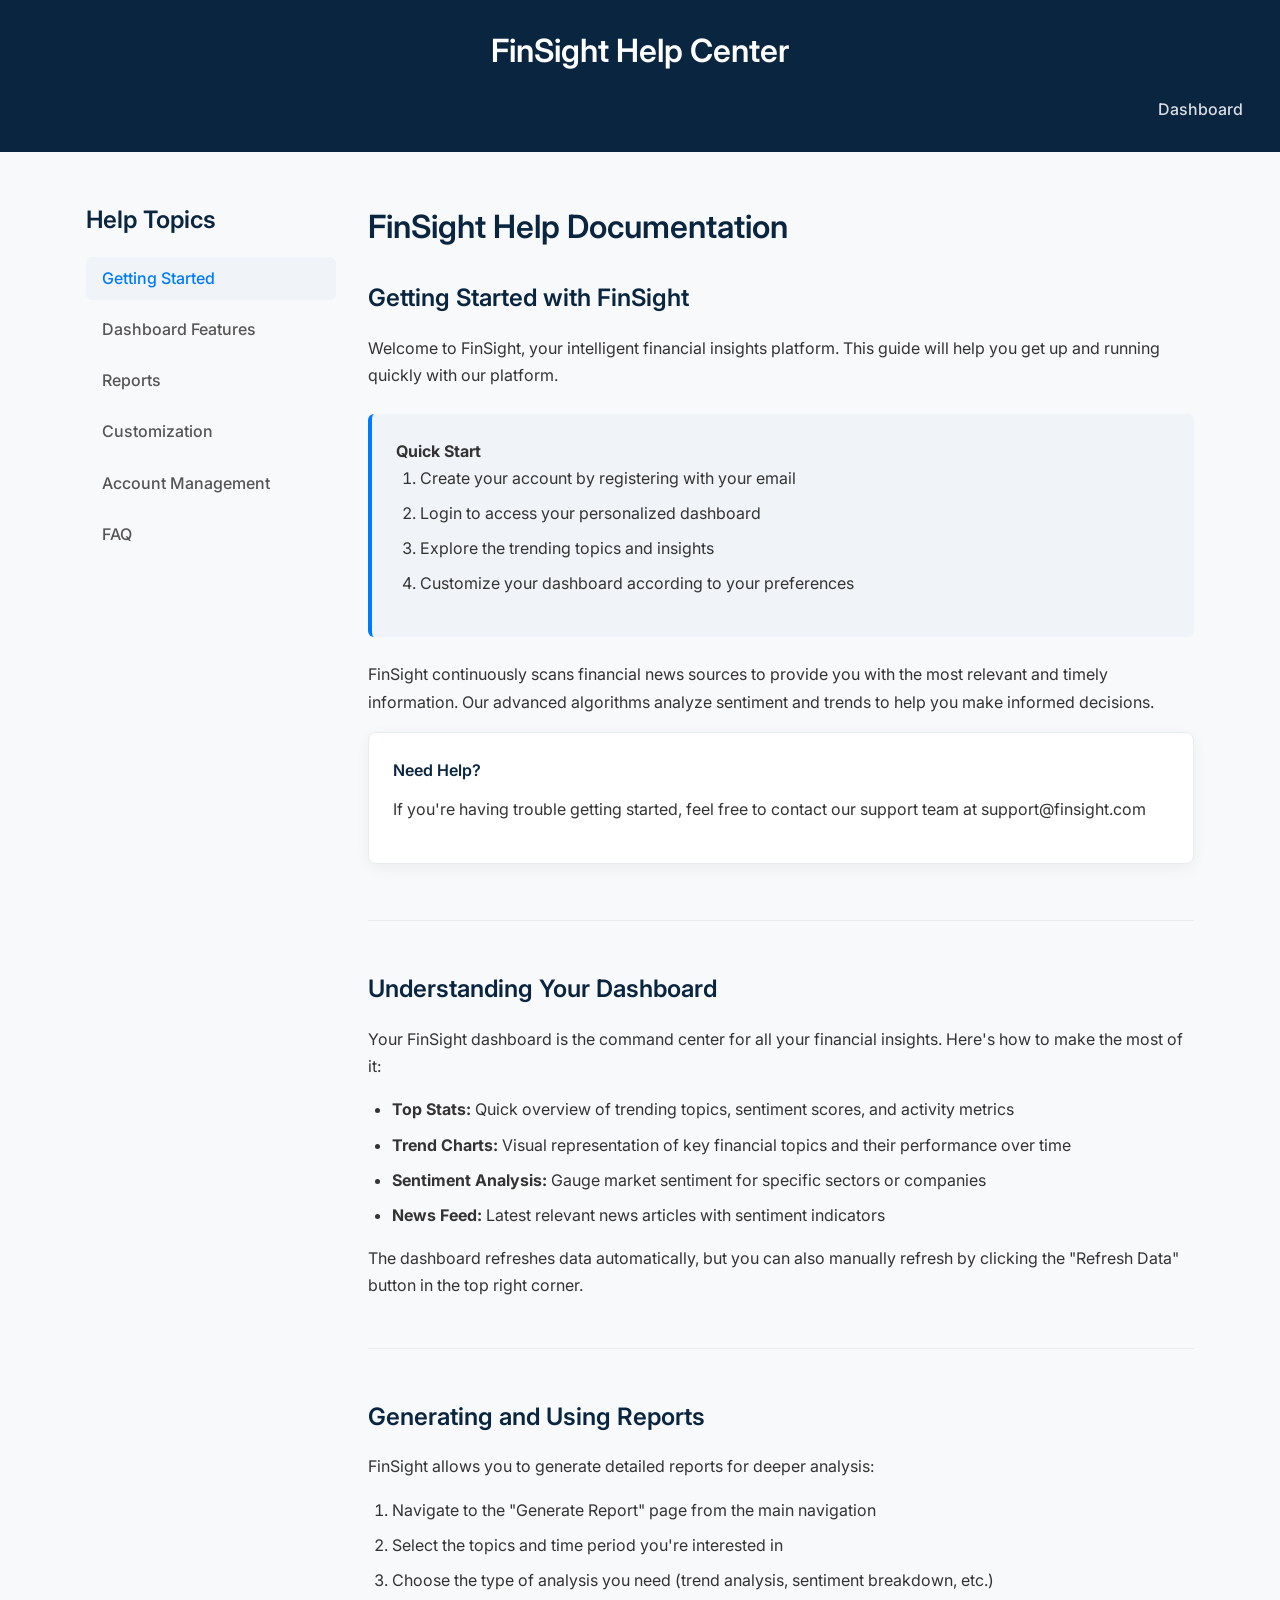
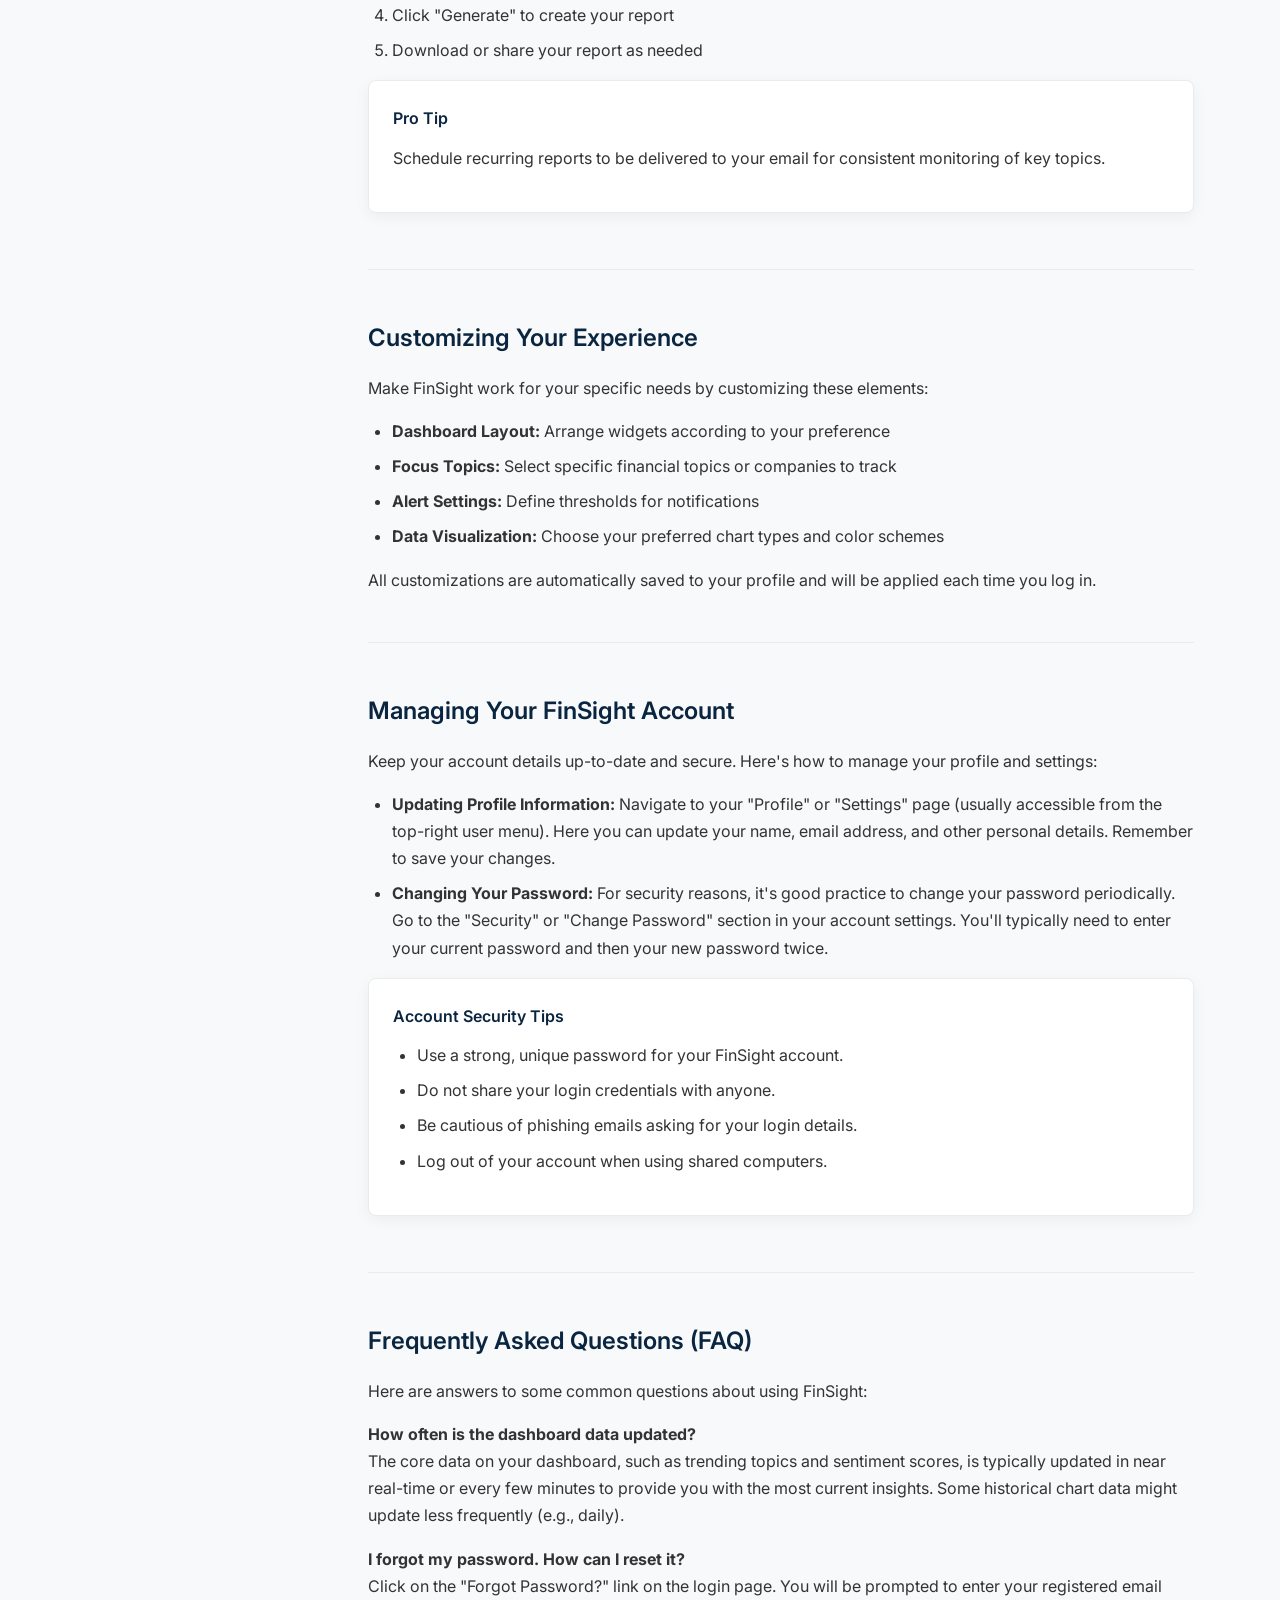
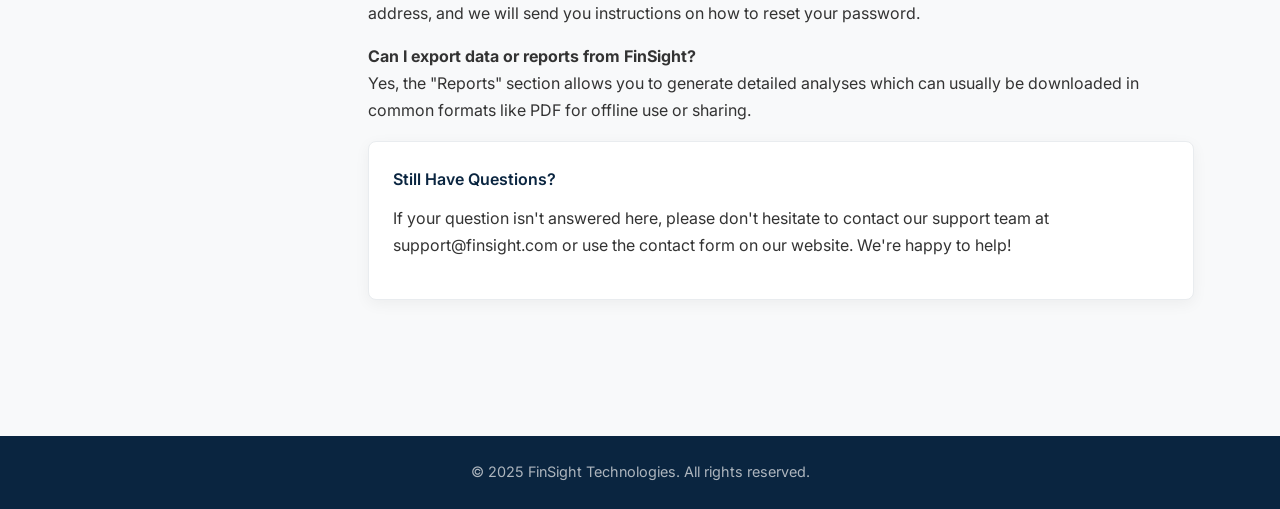
<file: help.html>
<!DOCTYPE html>
<html lang="en">
<head>
    <meta charset="UTF-8">
    <meta name="viewport" content="width=device-width, initial-scale=1.0">
    <title>FinSight – Help Center</title>
    <!-- Google Fonts -->
    <link rel="preconnect" href="https://fonts.googleapis.com">
    <link rel="preconnect" href="https://fonts.gstatic.com" crossorigin>
    <link href="https://fonts.googleapis.com/css2?family=Inter:wght@400;500;600;700&display=swap" rel="stylesheet">
    <!-- Font Awesome for Icons -->
    <link rel="stylesheet" href="https://cdnjs.cloudflare.com/ajax/libs/font-awesome/6.5.1/css/all.min.css">
    <style>
        /* Basic Reset */
        * {
            margin: 0;
            padding: 0;
            box-sizing: border-box;
        }

        /* Modern Font & Base Styling */
        body {
            font-family: 'Inter', "Segoe UI", Tahoma, Geneva, Verdana, sans-serif;
            color: #333; 
            background-color: #f8f9fa;
            line-height: 1.7;
            -webkit-font-smoothing: antialiased;
            -moz-osx-font-smoothing: grayscale;
        }

        /* Header */
        header {
            background-color: #0A2540;
            color: #fff;
            padding: 1.5rem;
            text-align: center;
        }

        header h1 {
            font-weight: 600;
            margin-bottom: 0.5rem;
        }

        nav {
            display: flex;
            justify-content: flex-end;
            gap: 1rem;
            margin-top: 0.8rem;
        }

        nav a {
            color: rgba(255, 255, 255, 0.85);
            text-decoration: none;
            font-weight: 500;
            padding: 0.3rem 0.8rem;
            border-radius: 6px;
            transition: background-color 0.3s ease, color 0.3s ease, transform 0.2s ease;
        }

        nav a:hover {
            color: #fff;
            background-color: rgba(255, 255, 255, 0.1);
            transform: translateY(-2px);
        }

        /* Main container */
        .container {
            max-width: 1140px;
            margin: 0 auto;
            padding: 2rem 1rem;
        }

        /* Help page specific styles */
        .help-layout {
            display: flex;
            gap: 2rem;
            margin-top: 1rem;
        }

        /* Sidebar */
        .help-sidebar {
            flex: 0 0 250px;
        }

        .help-sidebar h2 {
            color: #0A2540;
            margin-bottom: 1rem;
            font-weight: 600;
            font-size: 1.5rem;
        }

        .help-sidebar ul {
            list-style: none;
        }

        .help-sidebar li {
            margin-bottom: 0.5rem;
        }

        .help-sidebar a {
            display: block;
            padding: 0.5rem 1rem;
            color: #555;
            text-decoration: none;
            border-radius: 6px;
            transition: background-color 0.3s, color 0.3s;
            font-weight: 500;
        }

        .help-sidebar a:hover, 
        .help-sidebar a.active {
            background-color: #f0f4f8;
            color: #007bff;
        }

        /* Main content */
        .help-content {
            flex: 1;
        }

        .help-content h2 {
            color: #0A2540;
            margin-bottom: 1.5rem;
            font-weight: 600;
            font-size: 2rem;
        }

        .help-section {
            margin-bottom: 3rem;
            padding-bottom: 2rem;
            border-bottom: 1px solid #E9ECEF;
        }

        .help-section:last-child {
            border-bottom: none;
            margin-bottom: 0;
        }

        .help-section h3 {
            color: #0A2540;
            margin-bottom: 1rem;
            font-weight: 600;
            font-size: 1.5rem;
        }

        .help-section p {
            margin-bottom: 1rem;
        }

        .help-section ul, 
        .help-section ol {
            margin-bottom: 1rem;
            margin-left: 1.5rem;
        }

        .help-section li {
            margin-bottom: 0.5rem;
        }

        .highlight-box {
            background-color: #f0f4f8;
            border-left: 4px solid #007bff;
            padding: 1.5rem;
            border-radius: 6px;
            margin: 1.5rem 0;
        }

        .info-card {
            background-color: #fff;
            border-radius: 8px;
            box-shadow: 0 4px 15px rgba(0,0,0,0.05);
            padding: 1.5rem;
            margin-bottom: 1.5rem;
            border: 1px solid #E9ECEF;
            transition: transform 0.3s ease;
        }

        .info-card:hover {
            transform: translateY(-5px);
        }

        .info-card h4 {
            color: #0A2540;
            margin-bottom: 0.75rem;
            font-weight: 600;
        }

        /* Footer */
        footer {
            background-color: #0A2540;
            color: #ADB5BD;
            text-align: center;
            padding: 1.5rem;
            margin-top: 3rem;
            font-size: 0.9rem;
        }

        /* Responsive adjustments */
        @media (max-width: 768px) {
            .help-layout {
                flex-direction: column;
            }
            
            .help-sidebar {
                flex: none;
                width: 100%;
                margin-bottom: 2rem;
            }
            
            .help-sidebar ul {
                display: flex;
                flex-wrap: wrap;
                gap: 0.5rem;
            }
            
            .help-sidebar li {
                margin-bottom: 0;
            }
        }
    </style>
</head>
<body>
    <header>
        <h1>FinSight Help Center</h1>
        <nav>
            <a href="dashboard.php">Dashboard</a>
        </nav>
    </header>

    <div class="container">
        <div class="help-layout">
            <aside class="help-sidebar">
                <h2>Help Topics</h2>
                <ul>
                    <li><a href="#getting-started" class="active">Getting Started</a></li>
                    <li><a href="#dashboard">Dashboard Features</a></li>
                    <li><a href="#reports">Reports</a></li>
                    <li><a href="#customization">Customization</a></li>
                    <li><a href="#account">Account Management</a></li>
                    <li><a href="#faq">FAQ</a></li>
                </ul>
            </aside>

            <main class="help-content">
                <h2>FinSight Help Documentation</h2>
                
                <section id="getting-started" class="help-section">
                    <h3>Getting Started with FinSight</h3>
                    <p>Welcome to FinSight, your intelligent financial insights platform. This guide will help you get up and running quickly with our platform.</p>
                    
                    <div class="highlight-box">
                        <h4>Quick Start</h4>
                        <ol>
                            <li>Create your account by registering with your email</li>
                            <li>Login to access your personalized dashboard</li>
                            <li>Explore the trending topics and insights</li>
                            <li>Customize your dashboard according to your preferences</li>
                        </ol>
                    </div>
                    
                    <p>FinSight continuously scans financial news sources to provide you with the most relevant and timely information. Our advanced algorithms analyze sentiment and trends to help you make informed decisions.</p>
                    
                    <div class="info-card">
                        <h4>Need Help?</h4>
                        <p>If you're having trouble getting started, feel free to contact our support team at support@finsight.com</p>
                    </div>
                </section>
                
                <section id="dashboard" class="help-section">
                    <h3>Understanding Your Dashboard</h3>
                    <p>Your FinSight dashboard is the command center for all your financial insights. Here's how to make the most of it:</p>
                    
                    <ul>
                        <li><strong>Top Stats:</strong> Quick overview of trending topics, sentiment scores, and activity metrics</li>
                        <li><strong>Trend Charts:</strong> Visual representation of key financial topics and their performance over time</li>
                        <li><strong>Sentiment Analysis:</strong> Gauge market sentiment for specific sectors or companies</li>
                        <li><strong>News Feed:</strong> Latest relevant news articles with sentiment indicators</li>
                    </ul>
                    
                    <p>The dashboard refreshes data automatically, but you can also manually refresh by clicking the "Refresh Data" button in the top right corner.</p>
                </section>
                
                <section id="reports" class="help-section">
                    <h3>Generating and Using Reports</h3>
                    <p>FinSight allows you to generate detailed reports for deeper analysis:</p>
                    
                    <ol>
                        <li>Navigate to the "Generate Report" page from the main navigation</li>
                        <li>Select the topics and time period you're interested in</li>
                        <li>Choose the type of analysis you need (trend analysis, sentiment breakdown, etc.)</li>
                        <li>Click "Generate" to create your report</li>
                        <li>Download or share your report as needed</li>
                    </ol>
                    
                    <div class="info-card">
                        <h4>Pro Tip</h4>
                        <p>Schedule recurring reports to be delivered to your email for consistent monitoring of key topics.</p>
                    </div>
                </section>
                
                <section id="customization" class="help-section">
                    <h3>Customizing Your Experience</h3>
                    <p>Make FinSight work for your specific needs by customizing these elements:</p>
                    
                    <ul>
                        <li><strong>Dashboard Layout:</strong> Arrange widgets according to your preference</li>
                        <li><strong>Focus Topics:</strong> Select specific financial topics or companies to track</li>
                        <li><strong>Alert Settings:</strong> Define thresholds for notifications</li>
                        <li><strong>Data Visualization:</strong> Choose your preferred chart types and color schemes</li>
                    </ul>
                    
                    <p>All customizations are automatically saved to your profile and will be applied each time you log in.</p>
                </section>

                <section id="account" class="help-section">
                    <h3>Managing Your FinSight Account</h3>
                    <p>Keep your account details up-to-date and secure. Here's how to manage your profile and settings:</p>

                    <ul>
                        <li>
                            <strong>Updating Profile Information:</strong> Navigate to your "Profile" or "Settings" page (usually accessible from the top-right user menu). Here you can update your name, email address, and other personal details. Remember to save your changes.
                        </li>
                        <li>
                            <strong>Changing Your Password:</strong> For security reasons, it's good practice to change your password periodically. Go to the "Security" or "Change Password" section in your account settings. You'll typically need to enter your current password and then your new password twice.
                        </li>

                    </ul>

                    <!-- Using info-card structure consistent with other sections -->
                    <div class="info-card">
                        <h4>Account Security Tips</h4>
                        <!-- Nested list inside info-card -->
                        <ul>
                            <li>Use a strong, unique password for your FinSight account.</li>
                            <li>Do not share your login credentials with anyone.</li>
                            <li>Be cautious of phishing emails asking for your login details.</li>
                            <li>Log out of your account when using shared computers.</li>
                        </ul>
                    </div>
                </section>

                <section id="faq" class="help-section">
                    <h3>Frequently Asked Questions (FAQ)</h3>
                    <p>Here are answers to some common questions about using FinSight:</p>

                    <!-- Using simple divs with h4 and p for Q&A pairs, consistent with basic content flow -->

                    <div>
                        <h4>How often is the dashboard data updated?</h4>
                        <p>The core data on your dashboard, such as trending topics and sentiment scores, is typically updated in near real-time or every few minutes to provide you with the most current insights. Some historical chart data might update less frequently (e.g., daily).</p>
                    </div>


                    <div>
                        <h4>I forgot my password. How can I reset it?</h4>
                        <p>Click on the "Forgot Password?" link on the login page. You will be prompted to enter your registered email address, and we will send you instructions on how to reset your password.</p>
                    </div>

                    <div>
                        <h4>Can I export data or reports from FinSight?</h4>
                        <p>Yes, the "Reports" section allows you to generate detailed analyses which can usually be downloaded in common formats like PDF for offline use or sharing.</p>
                    </div>

                    <!-- Using info-card structure consistent with other sections -->
                    <div class="info-card">
                        <h4>Still Have Questions?</h4>
                        <p>If your question isn't answered here, please don't hesitate to contact our support team at support@finsight.com or use the contact form on our website. We're happy to help!</p>
                    </div>
                </section>
            </main>
        </div>
    </div>

    <footer>
        <div class="footer-copyright">
            © 2025 FinSight Technologies. All rights reserved.
        </div>
    </footer>
</body>
</html>
</file>
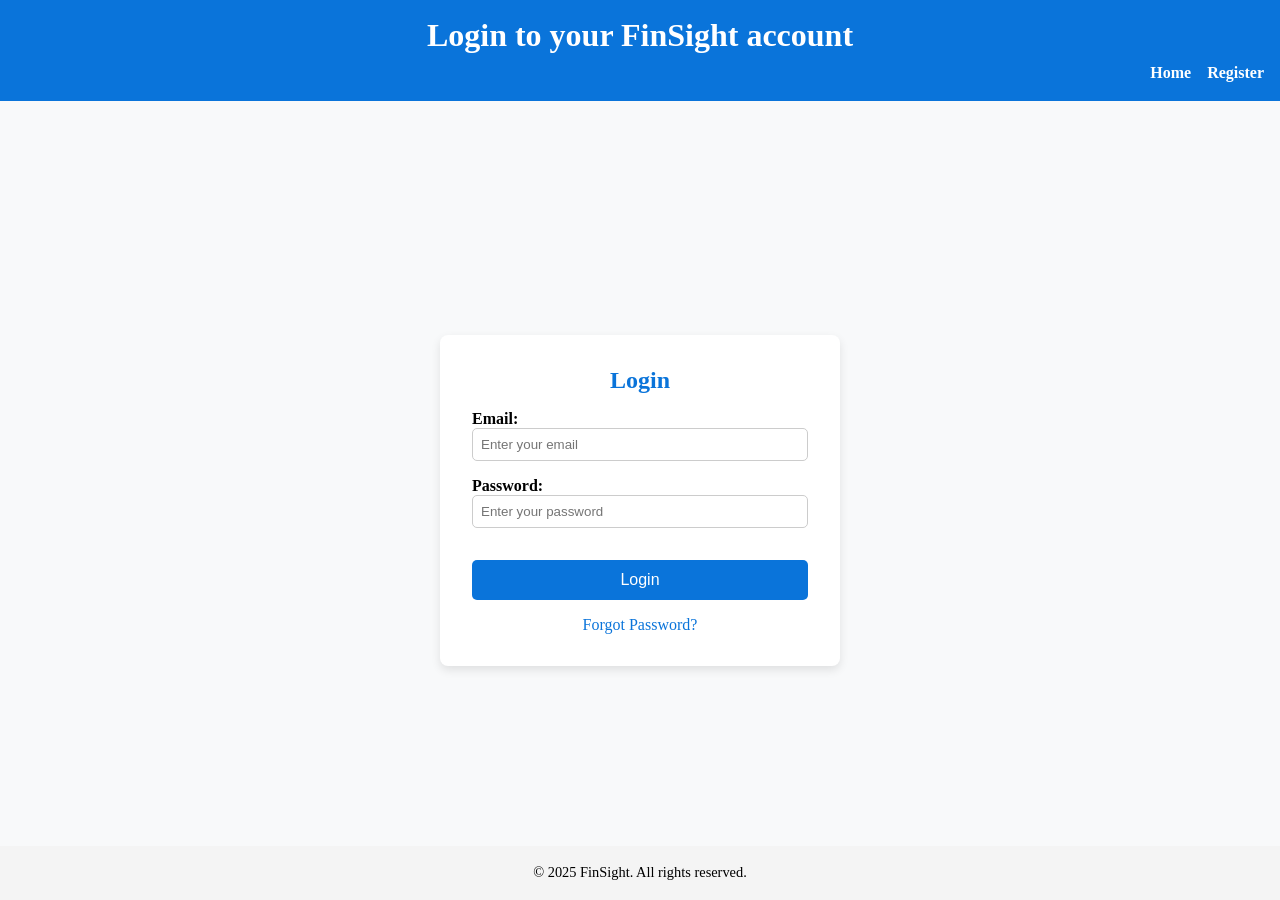
<file: login.html>
<!DOCTYPE html>
<html lang="en">
<head>
  <meta charset="UTF-8">
  <title>FinSight – Login</title>
  <!-- Link to your main CSS file -->
  <style>
    /* Global Reset */
    * {
        margin: 0;
        padding: 0;
        box-sizing: border-box;
    }

    /* Full-page layout */
    body {
        display: flex;
        flex-direction: column;
        height: 100vh;
        background-color: #f8f9fa;
    }

    /* Header */
    header {
    background-color: #0A74DA; /* FinSight Blue */
    color: #fff;
    padding: 1rem;
    line-height: 1.4; /* Slightly reduced for compactness */
}

/* Big title on one line, centered */
header h1 {
    margin: 0;
    text-align: center;
    line-height: 1.2; /* Keeps title compact */
}

    nav {
        display: flex;
        justify-content: right;
        gap: 1rem;
        margin-top: 0.5rem;

    }

    nav a {
        color: white;
        text-decoration: none;
        font-weight: bold;
    }

    nav a:hover {
        text-decoration: underline;
    }

    /* Centered Main Content */
    main {
        flex: 1;
        display: flex;
        justify-content: center;
        align-items: center;
    }

    .login-container {
        background: white;
        padding: 2rem;
        border-radius: 8px;
        box-shadow: 0px 4px 10px rgba(0, 0, 0, 0.1);
        width: 100%;
        max-width: 400px;
        text-align: center;
    }

    h2 {
        margin-bottom: 1rem;
        color: #0A74DA;
    }

    /* Form Styling */
    .form-group {
        margin-bottom: 1rem;
        text-align: left;
    }

    .form-group label {
        display: block;
        font-weight: bold;
    }

    input {
        width: 100%;
        padding: 0.5rem;
        border: 1px solid #ccc;
        border-radius: 5px;
    }

    /* Button */
    button {
        width: 100%;
        padding: 0.7rem;
        border: none;
        background-color: #0A74DA;
        color: white;
        border-radius: 5px;
        font-size: 1rem;
        cursor: pointer;
        margin-top: 1rem;
    }

    button:hover {
        background-color: #084a9a;
    }

    /* Forgot Password */
    .forgot-password {
        margin-top: 1rem;
    }

    a {
        color: #0A74DA;
        text-decoration: none;
    }

    a:hover {
        text-decoration: underline;
    }

    /* Footer */
    footer {
    position: fixed;
    bottom: 0;
    left: 0;
    width: 100%;
    background-color: #f4f4f4;
    text-align: center;
    padding: 1rem;
    font-size: 0.9rem;
    line-height: 1.5;
}
  </style>
</head>
<body>

  <header>
    <h1>Login to your FinSight account</h1>
    <nav>
      <a href="index.html">Home</a>
      <a href="register.html">Register</a>
    </nav>
  </header>

  <main>
    <div class="login-container">
      <h2>Login</h2>
      <form method="POST" action="authenticate.php">
        <div class="form-group">
          <label for="email">Email:</label>
          <input 
            type="email" 
            id="email" 
            name="email" 
            placeholder="Enter your email" 
            required
          >
        </div>
      
        <div class="form-group">
          <label for="password">Password:</label>
          <input 
            type="password" 
            id="password" 
            name="password" 
            placeholder="Enter your password" 
            required
          >
        </div>
      
        <button type="submit">Login</button>
      </form>

      <p class="forgot-password">
        <a href="reset_password.html">Forgot Password?</a>
      </p>
    </div>
  </main>

  <footer>
    <p>&copy; 2025 FinSight. All rights reserved.</p>
  </footer>

</body>
</html>
</file>
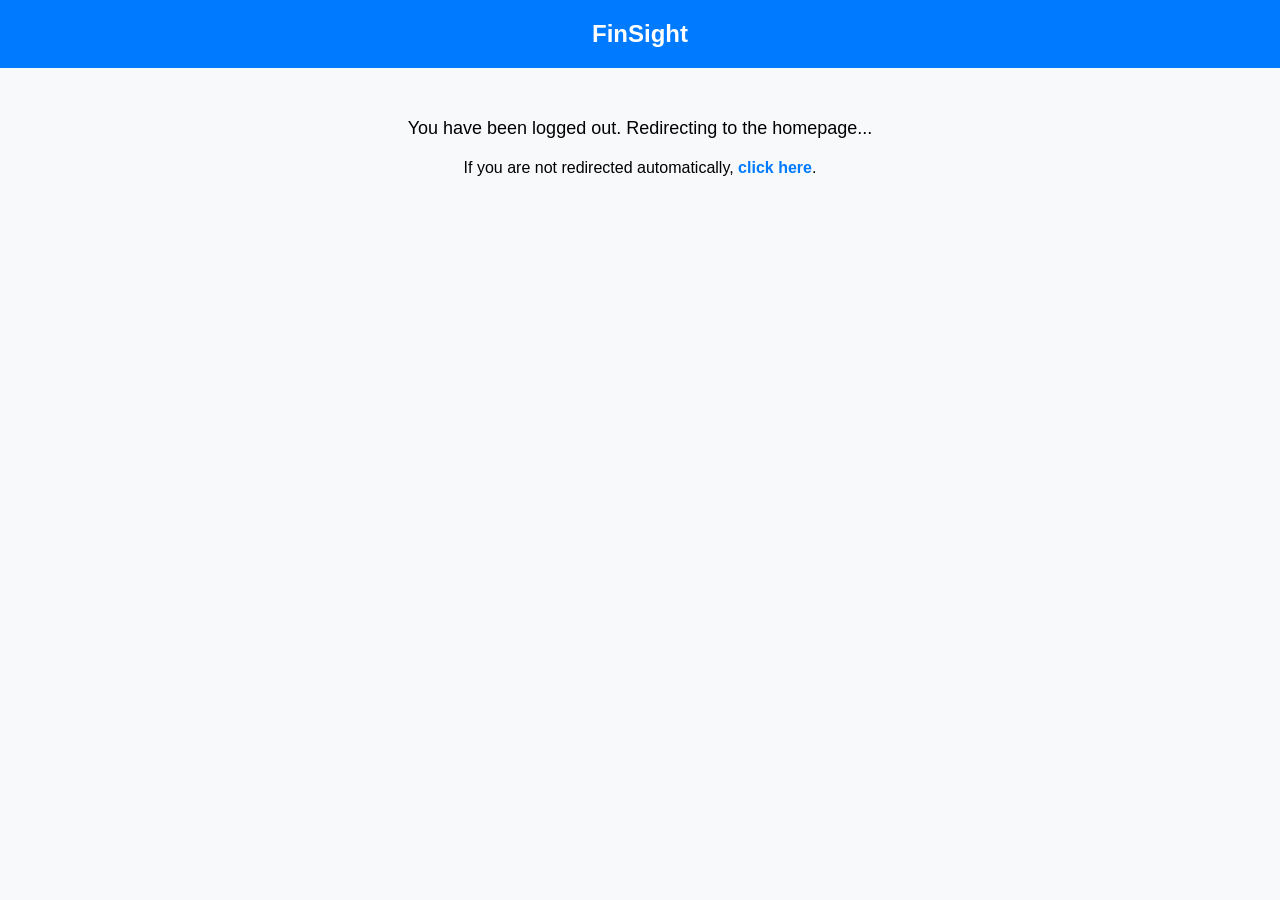
<file: logout.html>
<!DOCTYPE html>
<html lang="en">
<head>
    <meta charset="UTF-8">
    <meta name="viewport" content="width=device-width, initial-scale=1.0">
    <title>Logging Out...</title>
    <style>
        body {
            font-family: Arial, sans-serif;
            background-color: #f8f9fa;
            margin: 0;
            padding: 0;
            text-align: center;
        }
        .header {
            background-color: #007bff;
            color: white;
            padding: 20px;
            font-size: 24px;
            font-weight: bold;
        }
        .container {
            margin-top: 50px;
        }
        .message {
            font-size: 18px;
            margin-bottom: 20px;
        }
        .redirect-link {
            font-size: 16px;
            color: #007bff;
            text-decoration: none;
            font-weight: bold;
        }
    </style>
    <script>
        setTimeout(function() {
            window.location.href = "index.html";
        }, 2000);
    </script>
</head>
<body>
    <div class="header">FinSight</div>
    <div class="container">
        <p class="message">You have been logged out. Redirecting to the homepage...</p>
        <p>If you are not redirected automatically, <a class="redirect-link" href="index.html">click here</a>.</p>
    </div>
</body>
</html>
</file>
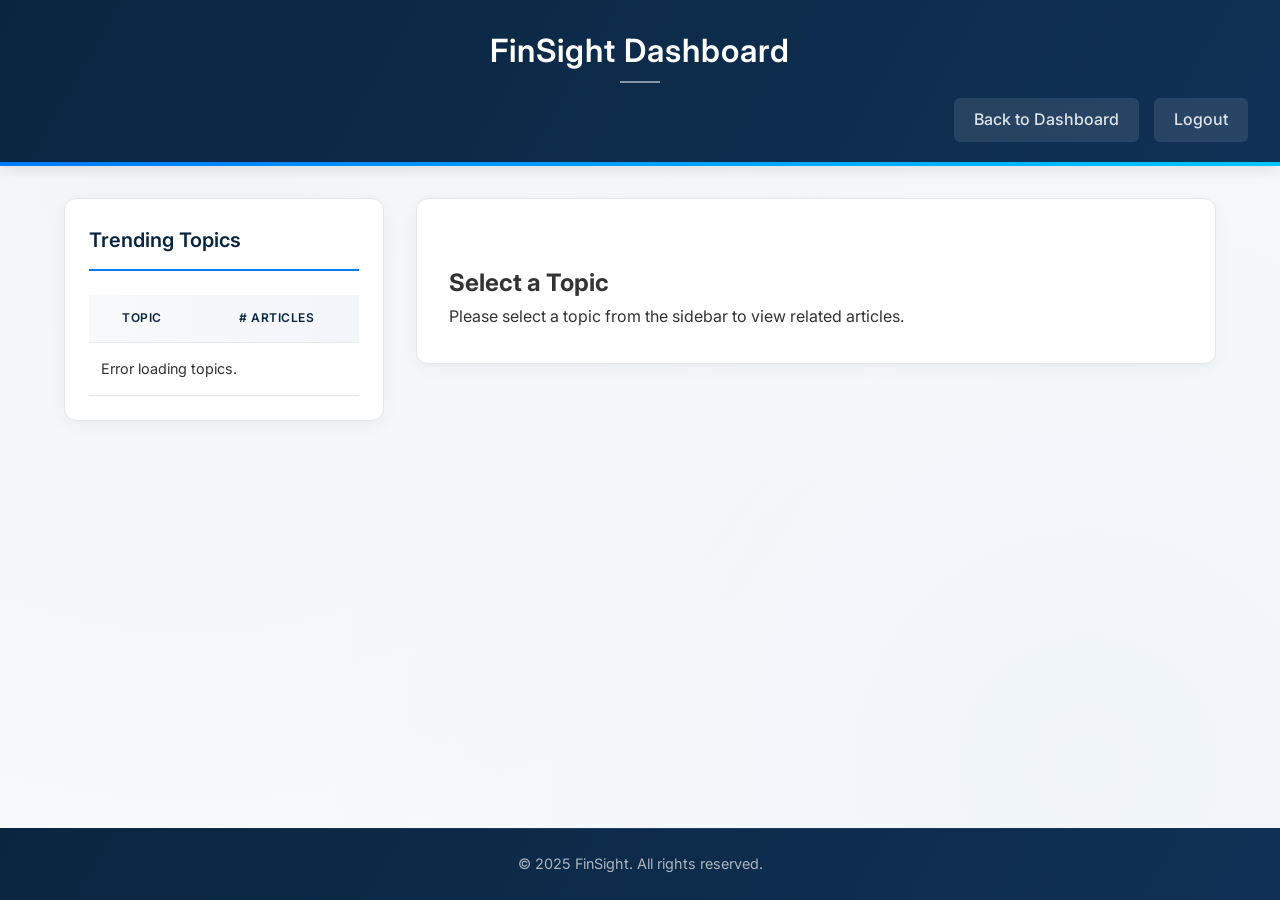
<file: trending_topics.html>
<!DOCTYPE html>
<html lang="en">
<head>
  <meta charset="UTF-8">
  <title>FinSight – Trending Topics</title>
  <!-- Google Fonts -->
  <link rel="preconnect" href="https://fonts.googleapis.com">
  <link rel="preconnect" href="https://fonts.gstatic.com" crossorigin>
  <link href="https://fonts.googleapis.com/css2?family=Inter:wght@400;500;600;700&display=swap" rel="stylesheet">
  <!-- Font Awesome for Icons -->
  <link rel="stylesheet" href="https://cdnjs.cloudflare.com/ajax/libs/font-awesome/6.5.1/css/all.min.css">
  <style>
    /* Basic Reset */
    * { margin: 0; padding: 0; box-sizing: border-box; }

    html, body { 
      height: 100%;
    }

    body {
      font-family: 'Inter', "Segoe UI", Tahoma, Geneva, Verdana, sans-serif;
      color: #333;
      background-color: #f8f9fa;
      display: flex;
      flex-direction: column;
      min-height: 100vh;
      line-height: 1.7;
      -webkit-font-smoothing: antialiased;
      -moz-osx-font-smoothing: grayscale;
      background-image: 
        radial-gradient(circle at 15% 15%, rgba(10, 37, 64, 0.02) 0%, transparent 60%),
        radial-gradient(circle at 85% 85%, rgba(0, 123, 255, 0.03) 0%, transparent 60%);
    }

    /* Header */
    header {
      display: flex;
      flex-direction: column;
      align-items: center;
      background: linear-gradient(120deg, #0A2540 0%, #103155 100%);
      color: #fff;
      padding: 1.5rem 2rem;
      position: relative;
      box-shadow: 0 4px 15px rgba(0, 0, 0, 0.1);
      z-index: 100;
    }

    header::after {
      content: '';
      position: absolute;
      bottom: 0;
      left: 0;
      width: 100%;
      height: 4px;
      background: linear-gradient(90deg, #007bff, #00c6ff);
    }

    header h1 {
      margin: 0;
      font-weight: 600;
      letter-spacing: 1px;
      margin-bottom: 0.75rem;
      text-align: center;
      position: relative;
      display: inline-block;
    }

    header h1::after {
      content: '';
      position: absolute;
      bottom: -5px;
      left: 50%;
      transform: translateX(-50%);
      width: 40px;
      height: 2px;
      background-color: rgba(255, 255, 255, 0.5);
    }

    .header-nav {
      display: flex;
      gap: 15px;
      justify-content: flex-end;
      align-items: center;
      width: 100%;
      margin-top: 0.5rem;
    }

    .header-nav a {
      text-decoration: none;
      background-color: rgba(255, 255, 255, 0.1);
      color: rgba(255, 255, 255, 0.85);
      padding: 0.5rem 1.25rem;
      border-radius: 6px;
      font-weight: 500;
      transition: all 0.3s cubic-bezier(0.25, 0.8, 0.25, 1);
      display: flex;
      align-items: center;
    }

    .header-nav a i {
      margin-right: 0.5rem;
      font-size: 0.9rem;
      transition: transform 0.3s ease;
    }

    .header-nav a:hover {
      color: #fff;
      transform: translateY(-2px);
      box-shadow: 0 4px 8px rgba(0, 0, 0, 0.1);
    }

    /* Layout */
    .layout {
      flex: 1;
      display: flex;
      gap: 2rem;
      max-width: 1400px;
      margin: 2rem auto;
      padding: 0 2rem;
      align-items: flex-start;
    }

    /* Sidebar */
    aside.sidebar {
      width: 320px;
      background: #fff;
      border-radius: 12px;
      box-shadow: 0 4px 15px rgba(0, 0, 0, 0.05);
      padding: 1.5rem;
      border: 1px solid #e5e7eb;
      position: sticky;
      top: 2rem;
    }

    .sidebar h2 {
      color: #0A2540;
      font-size: 1.25rem;
      margin-bottom: 1.5rem;
      padding-bottom: 0.75rem;
      border-bottom: 2px solid #007bff;
      font-weight: 600;
      display: flex;
      align-items: center;
    }

    .sidebar h2 i {
      margin-right: 0.5rem;
      color: #007bff;
    }

    .sidebar table {
      width: 100%;
      border-collapse: separate;
      border-spacing: 0;
    }

    .sidebar thead {
      background: linear-gradient(90deg, #F8F9FA 0%, #f2f5fa 100%);
    }

    .sidebar th, .sidebar td {
      padding: 0.85rem 0.75rem;
      border-bottom: 1px solid #e5e7eb;
      font-size: 0.9rem;
    }

    .sidebar th {
      font-weight: 600;
      color: #0A2540;
      text-transform: uppercase;
      letter-spacing: 0.5px;
      font-size: 0.75rem;
    }

    .topic-link {
      color: #007bff;
      text-decoration: none;
      font-weight: 600;
      display: flex;
      align-items: center;
      transition: all 0.3s ease;
    }

    .topic-link:hover {
      color: #0056b3;
      transform: translateX(4px);
    }

    /* Main Content */
    main.content {
      flex: 1;
      background: #fff;
      border-radius: 12px;
      box-shadow: 0 4px 15px rgba(0, 0, 0, 0.05);
      padding: 2rem;
      border: 1px solid #e5e7eb;
      width: 800px;         /* 新增：固定宽度 */
      min-width: 800px;     /* 可选：防止变窄 */
      max-width: 800px;     /* 可选：防止变宽 */
    }

    .report-button-container {
      margin-bottom: 2rem;
      text-align: right;
    }

    .report-btn {
      display: inline-flex;
      align-items: center;
      gap: 0.5rem;
      background: linear-gradient(90deg, #2ecc71 0%, #27ae60 100%);
      color: #fff;
      padding: 0.75rem 1.5rem;
      border-radius: 6px;
      font-weight: 500;
      text-decoration: none;
      transition: all 0.3s ease;
      box-shadow: 0 4px 10px rgba(46, 204, 113, 0.2);
    }

    .report-btn:hover {
      background: linear-gradient(90deg, #27ae60 0%, #219a52 100%);
      transform: translateY(-2px);
      box-shadow: 0 6px 15px rgba(46, 204, 113, 0.3);
    }

    .article-box {
      background: #fff;
      border: 1px solid #e5e7eb;
      border-radius: 10px;
      padding: 1.5rem;
      margin-bottom: 1rem;
      transition: all 0.3s ease;
      position: relative;
    }

    .article-box::before {
      content: '';
      position: absolute;
      top: 0;
      left: 0;
      width: 4px;
      height: 100%;
      background: linear-gradient(180deg, #007bff 0%, #0056b3 100%);
      border-radius: 10px 0 0 10px;
    }

    .article-box:hover {
      transform: translateY(-3px);
      box-shadow: 0 8px 25px rgba(0, 0, 0, 0.08);
      border-color: #007bff;
    }

    .article-link {
      color: #0A2540;
      text-decoration: none;
      font-weight: 600;
      font-size: 1rem;
      margin-bottom: 0.5rem;
      display: block;
      transition: color 0.2s ease;
    }

    .article-link:hover {
      color: #007bff;
    }

    .created-time {
      color: #6b7280;
      font-size: 0.875rem;
      display: flex;
      align-items: center;
      gap: 0.5rem;
    }

    /* Footer */
    footer {
      background: linear-gradient(120deg, #0A2540 0%, #103155 100%);
      color: #ADB5BD;
      text-align: center;
      padding: 1.5rem;
      font-size: 0.9rem;
      position: relative;
    }

    footer::before {
      content: '';
      position: absolute;
      top: 0;
      left: 0;
      width: 100%;
      height: 1px;
      background: linear-gradient(90deg, transparent, rgba(255, 255, 255, 0.1), transparent);
    }

    /* Responsive Design */
    @media (max-width: 768px) {
      .layout {
        flex-direction: column;
        padding: 1rem;
      }

      aside.sidebar {
        width: 100%;
        position: static;
      }

      main.content {
        padding: 1.5rem;
      }

      .header-nav {
        gap: 0.5rem;
      }

      .header-nav a {
        padding: 0.5rem 1rem;
        font-size: 0.875rem;
      }
    }
  </style>
</head>
</head>
<body>
  <!-- Header -->
  <header>
      <h1>FinSight Dashboard</h1>
      <nav class="header-nav">
          <a href="dashboard.php?user_id=<?php echo urlencode($_GET['user_id']); ?>">Back to Dashboard</a>
          <a href="logout.html">Logout</a> <!-- Assuming server-side -->
      </nav>
  </header>
  <!-- Main Layout: Sidebar + Content -->
  <div class="layout">
      <!-- Sidebar -->
      <aside class="sidebar">
          <h2>Trending Topics</h2>
          <table>
              <thead>
                  <tr>
                      <th>Topic</th>
                      <th># Articles</th>
                  </tr>
              </thead>
              <tbody id="trending-topics-body">
                  <!-- Placeholder while loading -->
                  <tr><td colspan="2">Loading topics...</td></tr>
              </tbody>
          </table>
      </aside>
      <!-- Main Content Area -->
      <main class="content">
          <div class="topic-entries">
              <!-- Container for the dynamic report button -->
              <div class="report-button-container" id="report-button-area"></div>
              <!-- Heading dynamically updated by JS -->
              <h2 id="topic-main-heading">Select a Topic</h2>
              <!-- Article list dynamically updated by JS -->
              <div class="article-boxes" id="article-boxes-area">
                  <p>Please select a topic from the sidebar to view related articles.</p>
              </div>
          </div>
      </main>
  </div>
  <!-- Footer -->
  <footer>
      <p>© 2025 FinSight. All rights reserved.</p>
  </footer>
  <!-- JavaScript Section -->
  <script>
    document.addEventListener("DOMContentLoaded", function () {
        // Get topic from URL query parameter (?topic=...)
        const params = new URLSearchParams(window.location.search);
        const topic = params.get('topic'); // Will be null if no topic is in the URL
        const userId = params.get('user_id'); // Retrieve user_id from the URL

        // Get references to DOM elements
        const topicHeading = document.getElementById('topic-main-heading');
        const articleBoxes = document.getElementById('article-boxes-area');
        const reportButtonContainer = document.getElementById('report-button-area');
        const sidebarTopicsBody = document.getElementById('trending-topics-body');

        // --- Populate Sidebar Topics (Always runs) ---
        fetch('get_dashboard_data.php?user_id=' + encodeURIComponent(userId))
            .then(response => {
                if (!response.ok) throw new Error('Network response was not ok for dashboard data');
                return response.json();
            })
            .then(data => {
                // Validate response structure
                if (!Array.isArray(data.trending_topics)) {
                    throw new Error('Invalid data structure: trending_topics is not an array');
                }
                // Populate the sidebar table body
                if (sidebarTopicsBody) {
                    if (data.trending_topics.length > 0) {
                         // Create table rows from the fetched topic data
                         sidebarTopicsBody.innerHTML = data.trending_topics.map(t => `
                            <tr>
                              <td><a href="trending_topics.html?topic=${encodeURIComponent(t.Topic)}&user_id=${encodeURIComponent(userId)}" class="topic-link">${t.Topic}</a></td>
                              <td>${t.article_count}</td>
                            </tr>
                          `).join('');
                    } else {
                        // Message if no topics are returned
                         sidebarTopicsBody.innerHTML = '<tr><td colspan="2">No trending topics found.</td></tr>';
                    }
                }
            })
            .catch(error => {
                // Handle errors fetching sidebar data
                console.error('Error fetching dashboard data for sidebar:', error);
                if (sidebarTopicsBody) {
                    sidebarTopicsBody.innerHTML = '<tr><td colspan="2">Error loading topics.</td></tr>';
                }
            });

        // --- Populate Main Content Area (Only if a topic is selected in the URL) ---
        if (topic) {
            const decodedTopic = decodeURIComponent(topic); // Decode topic name for display
            // Update the main heading
            if (topicHeading) {
                topicHeading.textContent = `Articles Related to "${decodedTopic}"`;
            }
            // Add the "View Report Summary" Button dynamically
            if (reportButtonContainer) {
                 reportButtonContainer.innerHTML = ''; // Clear placeholder/previous button
                 const reportBtn = document.createElement('a');
                 reportBtn.href = `report.php?topic=${encodeURIComponent(topic)}&user_id=${encodeURIComponent(userId)}`; // Link to report.php with the current topic
                 reportBtn.textContent = `View And Download Report Summary for "${decodedTopic}"`;
                 reportBtn.classList.add('report-btn');
                 reportButtonContainer.appendChild(reportBtn); // Add button to the page
            }
            // Fetch and display articles for the selected topic
            if (articleBoxes) {
                articleBoxes.innerHTML = `<p>Loading articles for "${decodedTopic}"...</p>`; // Show loading message
                fetch(`get_specific_topic.php?topic=${encodeURIComponent(topic)}&user_id=${encodeURIComponent(userId)}`)
                    .then(response => {
                        if (!response.ok) throw new Error('Network response was not ok for specific topic');
                        return response.json();
                    })
                    .then(data => {
                        // Validate the response structure
                        if (!Array.isArray(data)) {
                            throw new Error('Invalid data structure for specific topic');
                        }
                        // --- FILTERING LOGIC START ---
                        const seenTitles = new Set();
                        const uniqueArticles = data.filter(entry => {
                            // Normalize title (e.g., trim whitespace) for more reliable comparison
                            const normalizedTitle = entry.Title ? entry.Title.trim() : null;
                            // Only process if title is not null/empty
                            if (normalizedTitle && !seenTitles.has(normalizedTitle)) {
                                seenTitles.add(normalizedTitle); // Mark this title as seen
                                return true; // Keep this article
                            }
                            return false; // Discard article (empty title or duplicate)
                        });
                        // --- FILTERING LOGIC END ---
                        // Display articles or "not found" message using the *filtered* list
                        if (uniqueArticles.length === 0) { // Check the length of the filtered array
                            articleBoxes.innerHTML = `<div class="article-box">No unique articles found for "${decodedTopic}".</div>`;
                        } else {
                            // Generate HTML for each unique article box from the filtered list
                            articleBoxes.innerHTML = uniqueArticles.map(entry => `
                                <div class="article-box">
                                    <a href="${entry.Link}" target="_blank" class="article-link">${entry.Title}</a>
                                    <span class="created-time">${entry.Created_Time || 'N/A'}</span>
                                </div>
                            `).join('');
                        }
                    })
                    .catch(error => {
                        // Handle errors fetching article data
                        console.error('Error fetching specific topic data:', error);
                        articleBoxes.innerHTML = `<div class="article-box">Error loading articles for "${decodedTopic}". Please try again.</div>`;
                    });
            }
        } else {
            // Default view when no topic is selected in the URL
            if (topicHeading) {
                topicHeading.textContent = "Select a Topic"; // Reset heading
            }
            if (reportButtonContainer) {
                reportButtonContainer.innerHTML = ''; // Ensure no report button is shown
            }
            if (articleBoxes) {
                // Keep the default message defined in the HTML
                // articleBoxes.innerHTML = '<p>Please select a topic from the sidebar to view related articles.</p>';
            }
        }
    });
  </script>
</body>
</html>
</file>
